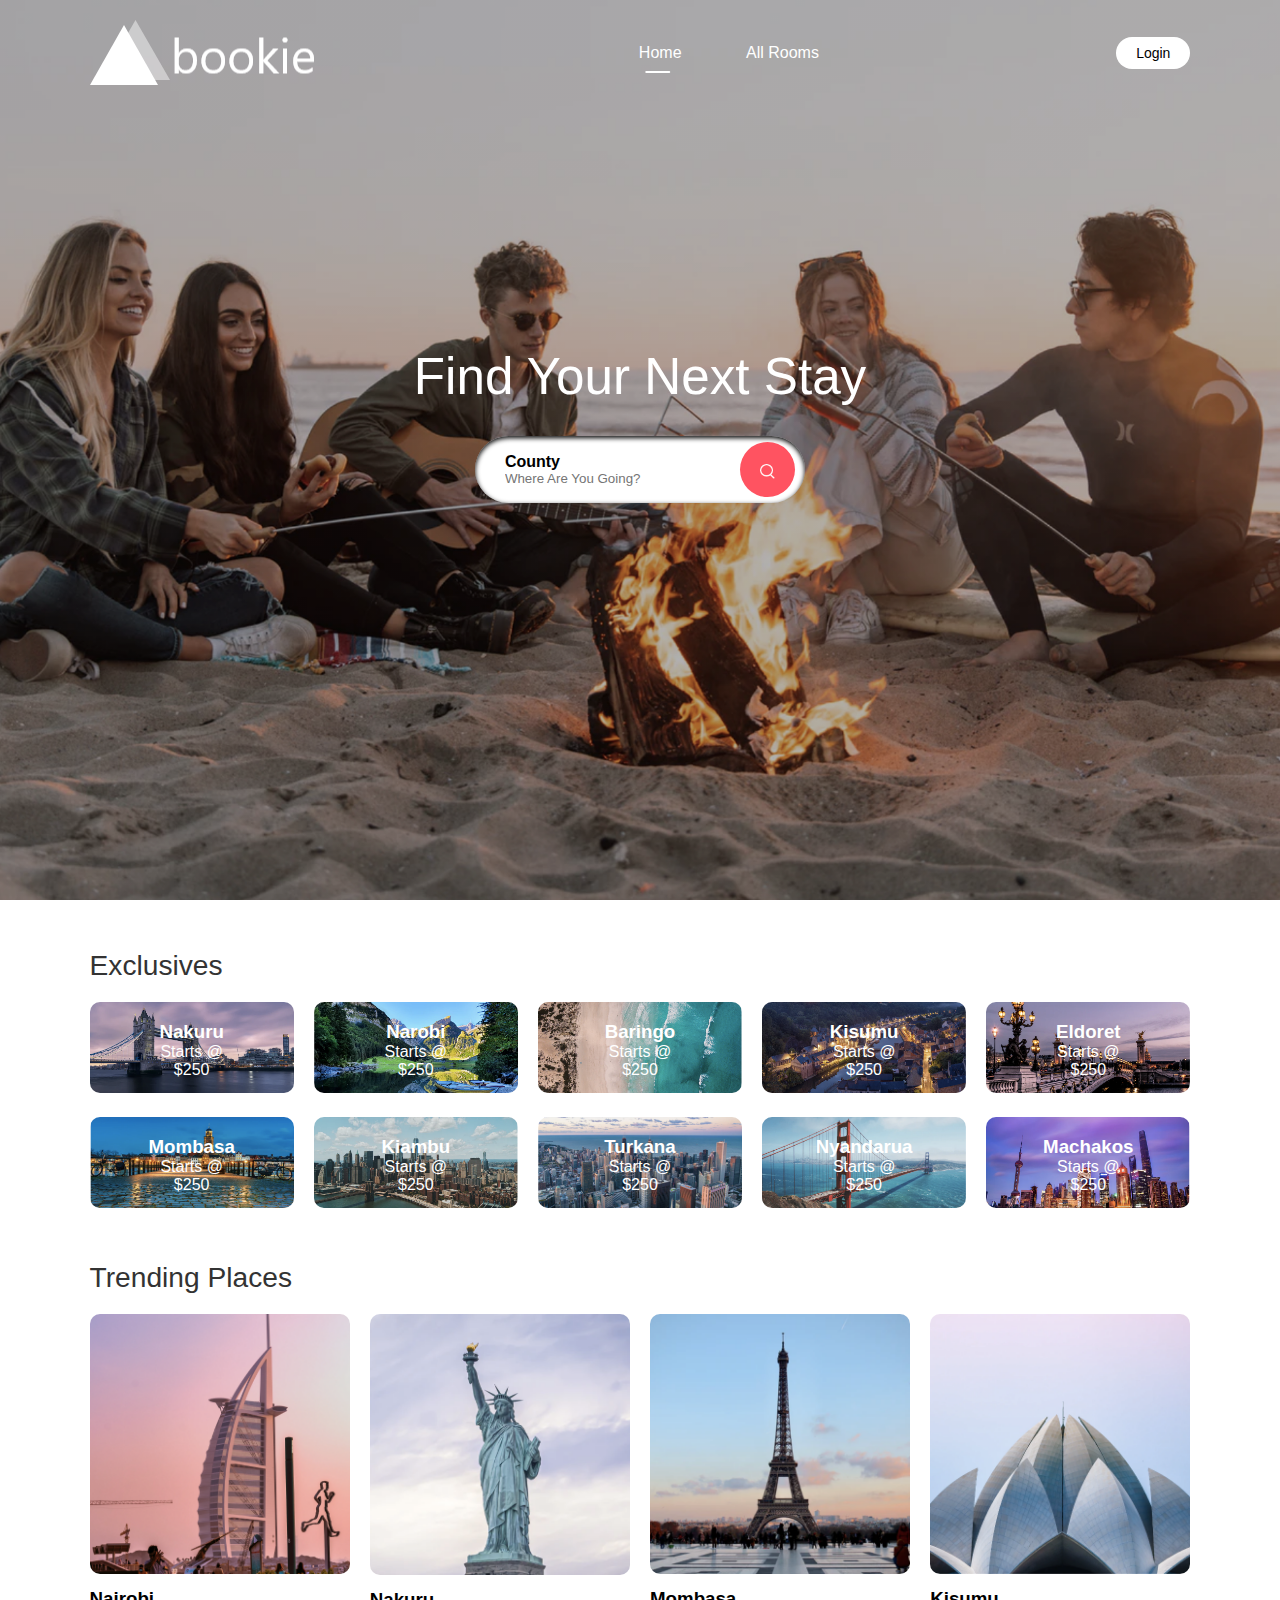
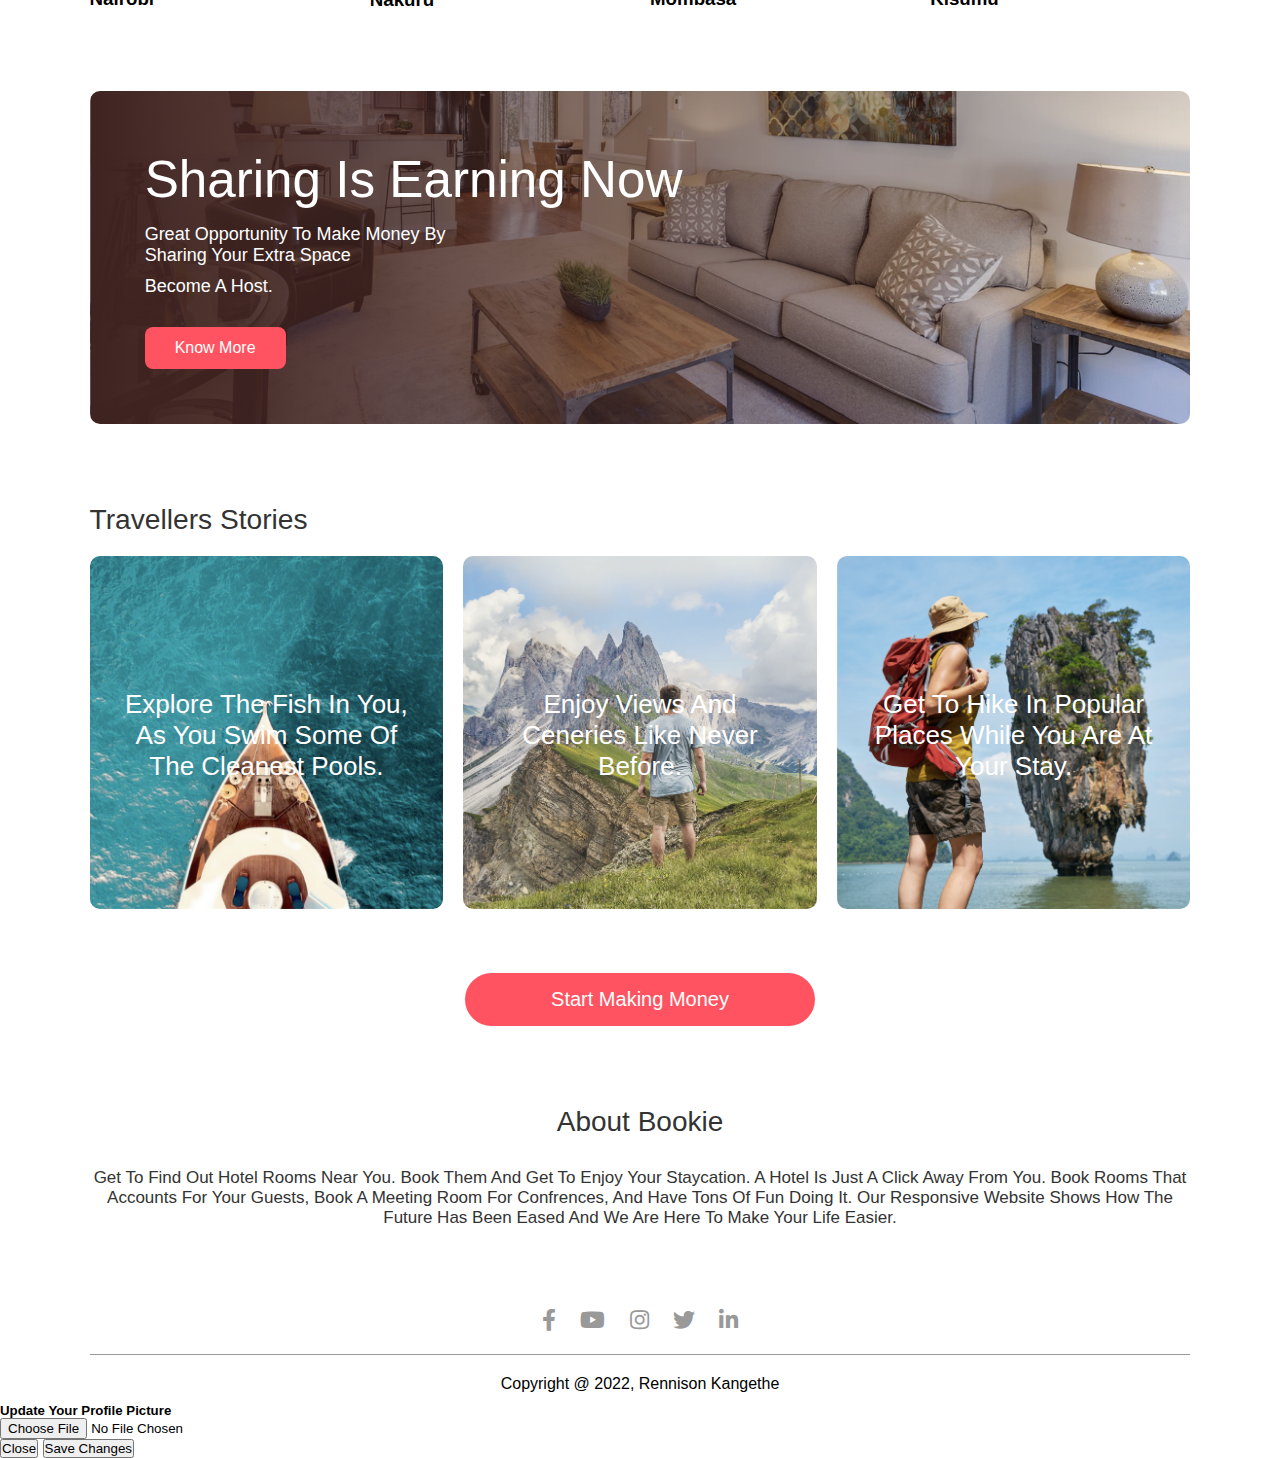
<file: BookingMain/src/main/resources/public/web/index.html>
<!DOCTYPE html>
<html lang="en">
<head>
    <meta charset="UTF-8">
    <meta http-equiv="X-UA-Compatible" content="IE=edge">
    <meta name="viewport" content="width=device-width, initial-scale=1.0">
    <title>Complete Website</title>
    <link rel="stylesheet" href="style.css">
    <link rel="stylesheet" href="css/all.css">
    <link href="https://cdn.jsdelivr.net/npm/bootstrap@5.3.0-alpha1/dist/css/bootstrap.min.css" rel="stylesheet"
        integrity="sha384-GLhlTQ8iRABdZLl6O3oVMWSktQOp6b7In1Zl3/Jr59b6EGGoI1aFkw7cmDA6j6gD" crossorigin="anonymous">
</head>
<body>
    <div class="header">
        <nav id="navBar">
            <img src="logo.png" alt="">
            <ul class="nav-links">
                        <li><a href="index.html" class="active">Home</a></li>
                        <li><a href="nofilter.html">All Rooms</a></li>
            </ul>
            <a href="/web/registration/index.html" class="register-btn">Login</a>
            <i class="fas fa-bars" onclick="togglebtn()"></i>
        </nav>
        <div class="container">
            <h1>Find Your Next Stay</h1>
            <div class="search-bar">
                <form>
                    <div class="location-input">
                        <label>County</label>
                        <input type="text" class="county" placeholder="Where are you going?">
                    </div>
                   
                    <button type="submit" class="submitbtn"><img src="search.png"></button>
					<a href="" class="submitlink" hidden></a>
                </form>
            </div>
        </div>
    </div>
    <div class="container">
        <h2 class="sub-title">Exclusives</h2>
        <div class="exclusives">
           <a href="listing.html?county=nakuru">
		    <div>
                <img src="image-1.png">
                <span>
                    <h3>Nakuru</h3>
                    <p>Starts @ $250</p>
                </span>
            </div>
		   </a>
		    <a href="listing.html?county=narobi">
            <div>
                <img src="image-2.png">
                <span>
                    <h3>Narobi</h3>
                    <p>Starts @ $250</p>
                </span>
            </div>
			</a>
			 <a href="listing.html?county=baringo">
            <div>
                <img src="image-3.png">
                <span>
                    <h3>Baringo</h3>
                    <p>Starts @ $250</p>
                </span>
            </div>
			</a>
			 <a href="listing.html?county=kisumu">
            <div>
                <img src="image-4.png">
                <span>
                    <h3>Kisumu</h3>
                    <p>Starts @ $250</p>
                </span>
            </div>
			</a>
			 <a href="listing.html?county=eldoret">
            <div>
                <img src="image-5.png">
                <span>
                    <h3>Eldoret</h3>
                    <p>Starts @ $250</p>
                </span>
            </div>
			</a>
			 <a href="listing.html?county=mombasa">
            <div>
                <img src="image-6.png">
                <span>
                    <h3>Mombasa</h3>
                    <p>Starts @ $250</p>
                </span>
            </div>
			</a>
			 <a href="listing.html?county=kiambu">
            <div>
                <img src="image-7.png">
                <span>
                    <h3>Kiambu</h3>
                    <p>Starts @ $250</p>
                </span>
            </div>
			</a>
			 <a href="listing.html?county=turkana">
            <div>
                <img src="image-8.png">
                <span>
                    <h3>Turkana</h3>
                    <p>Starts @ $250</p>
                </span>
            </div>
			</a>
			 <a href="listing.html?county=nyandarua">
            <div>
                <img src="image-9.png">
                <span>
                    <h3>Nyandarua</h3>
                    <p>Starts @ $250</p>
                </span>
            </div>
			</a>
			 <a href="listing.html?county=machakos">
            <div>
                <img src="image-10.png">
                <span>
                    <h3>Machakos</h3>
                    <p>Starts @ $250</p>
                </span>
            </div>
			</a>
        </div>
        <h2 class="sub-title">Trending Places</h2>
        <div class="trending">
            <div>
                <img src="dubai.png">
                <h3>Nairobi</h3>
            </div>
            <div>
                <img src="new-york.png">
                <h3>Nakuru</h3>
            </div>
            <div>
                <img src="paris.png">
                <h3>Mombasa</h3>
            </div>
            <div>
                <img src="new-delhi.png">
                <h3>Kisumu</h3>
            </div>
        </div>
        <div class="cta">
            <h3>Sharing Is Earning Now</h3>
            <p>Great opportunity to make money by<br>sharing your extra space</p>
			<p>Become a host.</p>
            <a href="/web/registration/index.html" class="cta-btn">Know More</a>
        </div>
        <h2 class="sub-title">Travellers Stories</h2>
        <div class="stories">
            <div>
                <img src="story-1.png">
                <p>Explore the fish in you, as you swim some of the cleanest pools.</p>
            </div>
            <div>
                <img src="story-2.png">
                <p>Enjoy views and ceneries like never before.</p>
            </div>
            <div>
                <img src="story-3.png">
                <p>Get to hike in popular places while you are at your stay.</p>
            </div>
        </div>
        <a href="/web/registration/index.html" class="start-btn">Start making money</a>
        <div class="about-msg">
            <h2>About Bookie</h2>
            <p>Get to find out hotel rooms near you. Book them and get to enjoy your staycation. A hotel is just a click away from you. Book rooms that accounts for your guests, book a meeting room for confrences, and have tons of fun doing it. Our responsive website shows how the future has been eased and we are here to make your life easier.</p>
        </div>
        <div class="footer">
            <a href="https://facebook.com/"><i class="fab fa-facebook-f"></i></a>
            <a href="https://youtube.com/"><i class="fab fa-youtube"></i></a>
            <a href="https://instagram.com/"><i class="fab fa-instagram"></i></a>
            <a href="https://twitter.com/"><i class="fab fa-twitter"></i></a>
            <a href="https://linkedin.com/"><i class="fab fa-linkedin-in"></i></a>
            <hr>
            <p>Copyright @ 2022, Rennison Kangethe</p>
        </div>
    </div>
<div class="modal" tabindex="-1">
    <div class="modal-dialog">
        <div class="modal-content">
            <div class="modal-header">
                <h5 class="modal-title">Update your profile picture</h5>
            </div>
            <div class="modal-body">
               <input type="file" id="img">
            </div>
            <div class="modal-footer">
                <button type="button" id="close" class="btn btn-secondary" data-bs-dismiss="modal">Close</button>
                <button type="button" id="update" class="btn btn-primary">Save changes</button>
            </div>
        </div>
    </div>
</div>
<script src="https://cdn.jsdelivr.net/npm/bootstrap@5.3.0-alpha1/dist/js/bootstrap.bundle.min.js"
    integrity="sha384-w76AqPfDkMBDXo30jS1Sgez6pr3x5MlQ1ZAGC+nuZB+EYdgRZgiwxhTBTkF7CXvN"
    crossorigin="anonymous"></script>
    <script src="./jquery.js"></script>
    <script>
        var navBar = document.getElementById("navBar");
        function togglebtn(){
            navBar.classList.toggle("hidemenu")
        }
		const button  = document.querySelector('.submitbtn'),
		link =  document.querySelector('.submitlink'),
		county = document.querySelector('.county');
		
		button.addEventListener('click',function(e){
		e.preventDefault();
		
		if(county.value.length>0){
		link.href = "listing.html?county="+county.value;
		link.click();
		}
		})
		
		window.addEventListener('load',function(){
		   $.ajax({
                type: "GET",
                url: "http://localhost:5070/session",
                dataType: "text",
                success: function (data) {
                    if(data){
                        console.log(data)
                        document.cookie ="myid:"+ data.split(":")[0]
                        
                        var linkage = `<li><a href="posting.html">Hosting rooms</a></li>
                        <li><a href="" id="profpic">Profile pic</a></li>
<li><a href="" id="logout">logout</a></li>`
                         if(document.cookie.length>0 && document.cookie!="myid"){
        $('.nav-links').append(linkage)
    }
     $('#profpic').click(function (e) {
                            e.preventDefault()
                            $('.modal').css({
                                "display":"block"
                            })
                        })
    $('#logout').click((e)=>{
	e.preventDefault()
	$.ajax({
		url:"http://localhost:5070/logout",
		success: function(data){
			if(data == "done"){
				document.cookie = "myid",+" ",-1;
                if(document.cookie == "myid"){
                    window.location.reload()
                }
			}
		}
	})
})
                    }
                }
            })
		})
       $('#close').click(function(){
          $('.modal').css({
               "display": "none"
           })
       })
       $('#update').click(()=>{
        var formData = new FormData()
        var img = document.querySelector('#img').files[0];
        formData.append("file", img)
        $.ajax({
            type:"POST",
            url:"http://localhost:5070/profilepicupload",
            contentType: false,
            processData: false,
            data:formData,
            success: function(data){
                console.log(data)
                if(data == "done"){
                    alert("you have uploaded a profile picture successfully")
                    $('.modal').css({
                        "display": "none"
                    })
                }
            }
        })
       })
    </script>
    
</body>
</html>
</file>
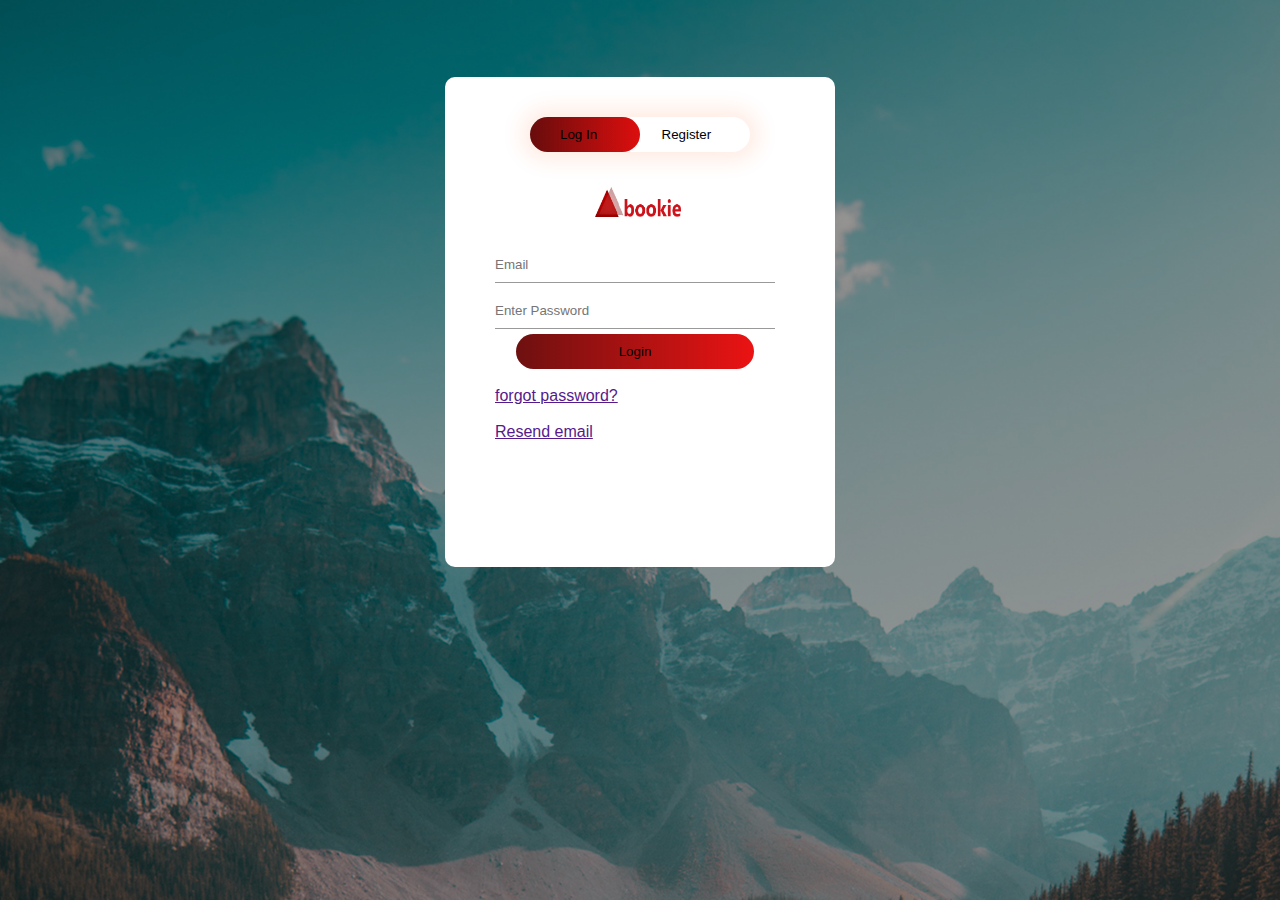
<file: BookingMain/src/main/resources/public/web/registration/index.html>
<!DOCTYPE html>
<html lang="en">
<head>
    <meta charset="UTF-8">
    <meta http-equiv="X-UA-Compatible" content="IE=edge">
    <meta name="viewport" content="width=device-width, initial-scale=1.0">
    <title> Registration</title>
    <link rel="stylesheet" href="style.css">
</head>
<body>
    <div class="hero">
        <div class="form-box">
            <div class="button-box">
                <div id="btn"></div>
                <button type="button" class="toggle-btn" onclick="login()">Log In</button>
                <button type="button" class="toggle-btn" onclick="register()">Register</button>
            </div>
            <div class="social-icons">
                <img src="../logo-red.png">
                
            </div>
            <form id="login" class="input-group">
                <input type="text" id="email" class="input-field" placeholder="Email" required>
                <input type="password" id="password" class="input-field" placeholder="Enter Password" required>
                <button type="submit" id="submit" class="submit-btn">Login</button>
                <br>
                <a href="">forgot password?</a><br>
                <br>
                <a href="" class="resend">Resend email</a>
            </form>
            <form id="register" class="input-group">
                <input type="text" id="name" class="input-field" placeholder="User Name" >
                <input type="email" id="remail" class="input-field" placeholder="Email Id" >
                <input type="text" id="phonenumber" class="input-field" placeholder="Enter phone number" >
                <input type="password" id="pass" class="input-field" placeholder="Password" >
                <input type="text" id="rptpass" class="input-field" placeholder="Repeat password" >
                <input type="checkbox" class="check-box"><span>I agree to the terms & conditions</span>
                <button type="submit" id="registerbtn" class="submit-btn">Register</button>
            </form>
        </div>
    </div>
    <script src="../jquery.js"></script>
    
    <script>
        var x = document.getElementById("login");
        var y = document.getElementById("register");
        var z = document.getElementById("btn");

        function register(){
            x.style.left = "-400px";
            y.style.left = "50px";
            z.style.left = "110px";
        }
        function login() {
            x.style.left = "50px";
            y.style.left = "450px";
            z.style.left = "0px";
        }
        $('.resend').click(function(e){
            e.preventDefault();
            var email = prompt("your email","enter your email")
            
            var formData = new FormData();
            formData.append("email", email);
            $.ajax({
                type:"POST",
                url:"http://localhost:5070/resendemail",
                processData: false,
                contentType: false,
                data: formData,
                success: function(data){
                    console.log(data)
                }
            })
        })
        $('#submit').click(function(e){
            e.preventDefault()
            var mydata = {
                "email":$('#email').val(),
                "password": $('#password').val()
            }
            $.ajax({
                type: "POST",
                url: "http://localhost:5070/login",
                contentType:"APPLICATION/JSON",
                data: JSON.stringify(mydata),
                dataType:"text",
                success: function(data){
                    if(!data){
                       alert("You have to register first to be able to login!")
                    }
                    if(data == "success"){
                        window.location.href="../index.html"
                    }else if(data =="invalid details"){
                        alert("Wrong password")
                    }else if(data == "not verified"){
                        alert("You have not been verified.Check your email.")
                    }
                }
            })
        })
      $('#registerbtn').click(function(e){
        e.preventDefault()
        var mydata = {
              "hostName": $('#name').val(),
              "email": $('#remail').val(),
              "phoneNumber": $('#phonenumber').val(),
              "password": $('#pass').val()
          }
          $.ajax({
              type: "POST",
              url: "http://localhost:5070/register",
              contentType:"APPLICATION/JSON",
              data: JSON.stringify(mydata),
              success: function(data){
                if(data == "exists"){
                alert("The account already exists")
                }else if(data == "false email"){
                alert("email is false")
                }else if(data == "done"){
                alert("success. Wait for a verification email")
                window.location.reload()
                }
              }
          })
      })
    </script>
</body>
</html>
</file>
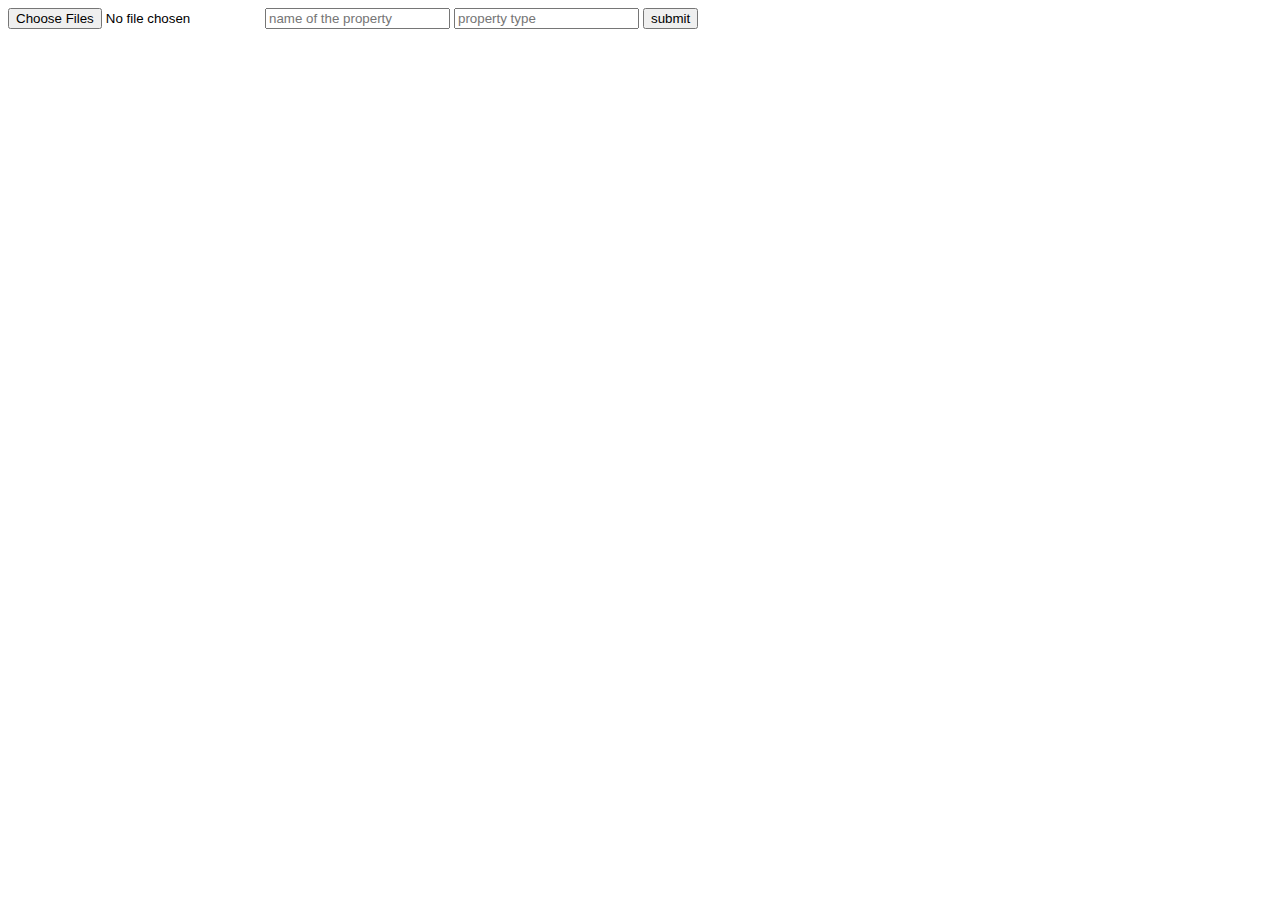
<file: BookingMain/target/classes/public/web/post.html>
<html>
<head>
</head>
<body>
<input type="file" multiple class="files">
<input type="text" placeholder = "name of the property" class="name">
<input type="text" placeholder="property type" class="propertyType">
<button class="submit">submit</button>
<script src="jquery.js"></script>
<script type="text/javascript">
const filescount = 5,
 name = document.querySelector('.name'),
 propertyType =document.querySelector('.propertyType');
 formData = new FormData();

$('.submit').click(function(){
 console.log(filescount)
var data = {
"propertyName":name.value,
"propertyType":propertyType.value
}
console.log(data)
formData.append("data", JSON.stringify(data));
for(var i = 0; i<filescount; i++){
formData.append("files",document.querySelector('.files').files[i] );
}


$.ajax({
url:"http://localhost:5070/posting",
  type: "POST",
        contentType: false,
        cache: false,
        processData: false,
        data: formData,
        success: function (data) {
            console.log(data)
        }
})
})

</script>
</body>
</html>
</file>
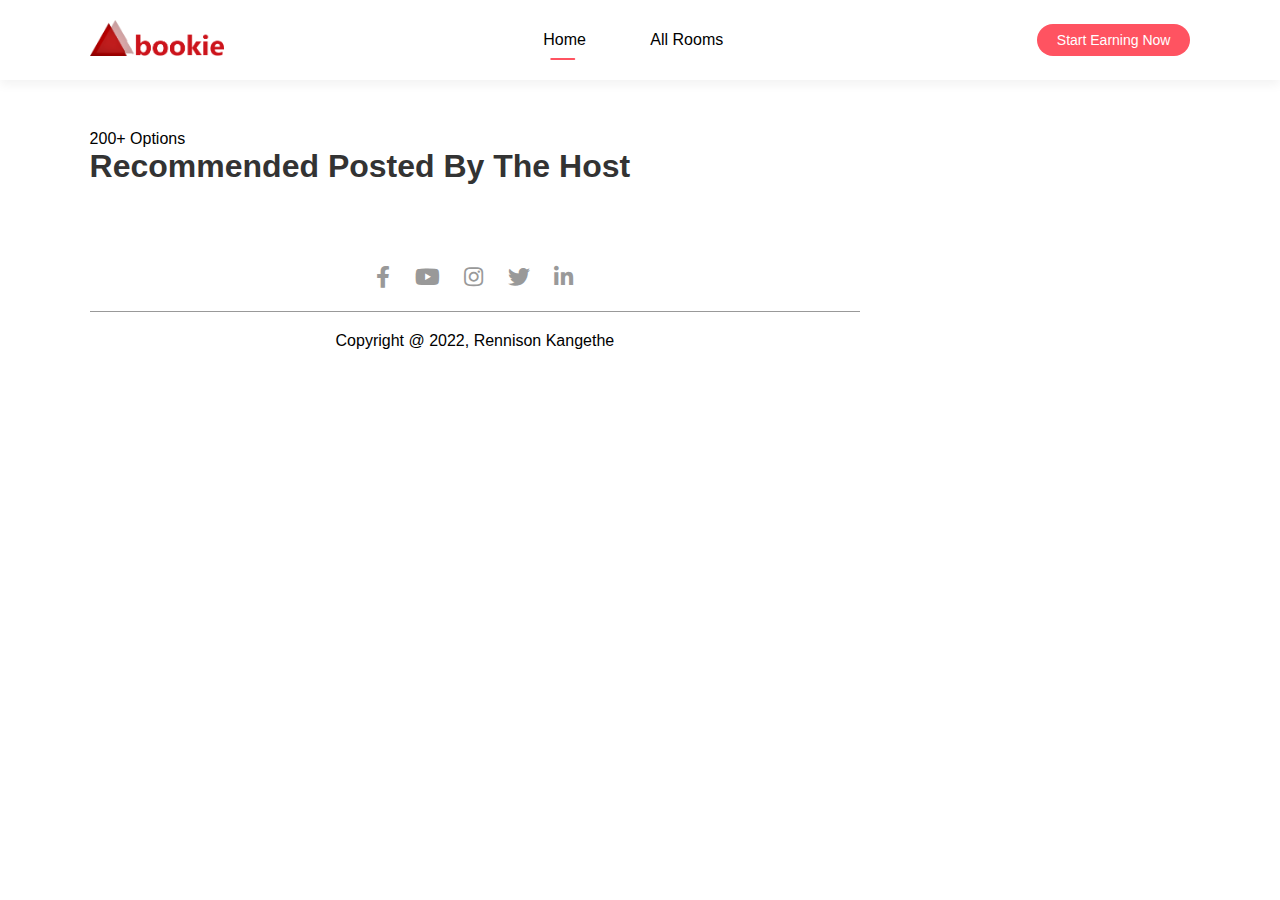
<file: BookingMain/src/main/resources/public/web/hosthouses.html>
<!DOCTYPE html>
<html lang="en">

<head>
    <meta charset="UTF-8">
    <meta http-equiv="X-UA-Compatible" content="IE=edge">
    <meta name="viewport" content="width=device-width, initial-scale=1.0">
    <title>Host Houses</title>
    <link rel="stylesheet" href="style.css">
    <link rel="stylesheet" href="css/all.css">
</head>

<body>
    <nav id="navBar" class="navbar-white">
        <a href="index.html">
            <img src="logo-red.png" class="logo">
        </a>
        <ul class="nav-links">
            <li><a href="index.html" class="active">Home</a></li>
            <li><a href="nofilter.html">All Rooms</a></li>
        </ul>
        <a href="#" class="register-btn">Start Earning Now</a>
        <i class="fas fa-bars" onclick="togglebtn()"></i>
    </nav>
    <div class="host hostroom">
       
    </div>
    
    <div class="container">
        <div class="list-container">
            <div class="left-col">
                <p>200+ Options</p>
                <h1>Recommended Posted by the Host</h1>
          <div class="holder">

          </div>
        <!-- <div class="pagination">
            <img src="arrow.png" class="left-arrow">
            <span class="page current">1</span>
            <span class="page">2</span>
            <span class="page">3</span>
            <span class="page">4</span>
            <span class="page">5</span>
            <span class="page">6</span>
            <img src="arrow.png" class="right-arrow">
        </div> -->
        <div class="footer">
            <a href="https://facebook.com/"><i class="fab fa-facebook-f"></i></a>
            <a href="https://youtube.com/"><i class="fab fa-youtube"></i></a>
            <a href="https://instagram.com/"><i class="fab fa-instagram"></i></a>
            <a href="https://twitter.com/"><i class="fab fa-twitter"></i></a>
            <a href="https://linkedin.com/"><i class="fab fa-linkedin-in"></i></a>
            <hr>
            <p>Copyright @ 2022, Rennison Kangethe</p>
        </div>

    </div>
    <a href="" class="houselink"></a>
    <script src="jquery.js"></script>
    <script src="./header.js"></script>

    <script>
        var hosimg = ""
        var navBar = document.getElementById("navBar");
        function togglebtn() {
            navBar.classList.toggle("hidemenu")
        }

        var pagination = $('.page');
        pagination.click(function () {
            alert($(this).index())
        })
            var houselink = document.querySelector('.houselink');

                $.ajax({
                        type: "GET",
                        url: `http://localhost:5070/getpic/${new URLSearchParams(window.location.search).get('hostid')}`,
                        contentType: "json",
                        success: function (data) {
                            if(data||!data){
                                console.log(data)
                                var data1 = data
                                 $.ajax({
                                    type: "GET",
                                    url: `http://localhost:5070/gethost/${new URLSearchParams(window.location.search).get('hostid')}`,
                                    contentType: "json",
                                    success: function (data) {
                                        if (data||!data) {
                                            console.log(data)
                                            hosimg = data1.imageName;
                                            hos = ` <img class="hostimg" style="height: 120px; width: 120px" src="../hostimages/${data1.imageName}">
        <div>
            <h2>Hosted by ${data.hostName}</h2>
            <p><span>
                    <i class="fas fa-star"></i>
                    <i class="fas fa-star"></i>
                    <i class="fas fa-star"></i>
                    <i class="fas fa-star-half-alt"></i>
                </span>&nbsp; &nbsp;${data.phoneNumber} &nbsp; &nbsp;</p>
        </div>
        <a href="#" class="contact-host">Contact Host</a>`
        $('.host').append(hos)
         if (!hosimg) {
                                                document.querySelector('.hostimg').src = "avatar1.png"
                                            }
                                        }
                                    }
                                })
                            }
                        }})
                  $.ajax({
                        type: "GET",
                        url: "http://localhost:5070/showhostrooms/"+new URLSearchParams(window.location.search).get('hostid'),
                        contentType: "json",
                        success: function (data) {
                            console.log(data)
                            var size = data.length
                            for (var i = 0; i < size; i++) {
                                var img = data[i].images.split(":")[0]
                                var htm = `  <div class="house">
                    <div class="house-img">
                        <img src="../hotelimages/${img}">
                    </div>
                    <div class="house-info">
                        <p>Private ${data[i].propertyType} in ${data[i].county}, ${data[i].area}</p>
                        <h3>${data[i].propertyName}</h3>
                        <p>${data[i].bedroom} Bedroom / ${data[i].bathroom} Bathroom / ${data[i].amenities}</p>
                        <input type="number" value="${data[i].id}" hidden class="roomid">
                        <i class="fas fa-star"></i>
                        <i class="fas fa-star"></i>
                        <i class="fas fa-star"></i>
                        <i class="fas fa-star-half-alt"></i>
                        <i class="far fa-star"></i>
                        <div class="house-price">
                            <p>${data[i].guests} Guest</p>
                            <h4>ksh${data[i].price} <span>/ day</span></h4>
                        </div>
                    </div>
                </div>`
                                $('.holder').append(htm)
                            }

                            $('.house').click(function () {
                                id = $('.roomid').eq($(this).index()).val()
                                houselink.href = "house.html?roomid=" + id
                                houselink.click()
                            })
                        }
                    })
    </script>
</body>

</html>
</file>
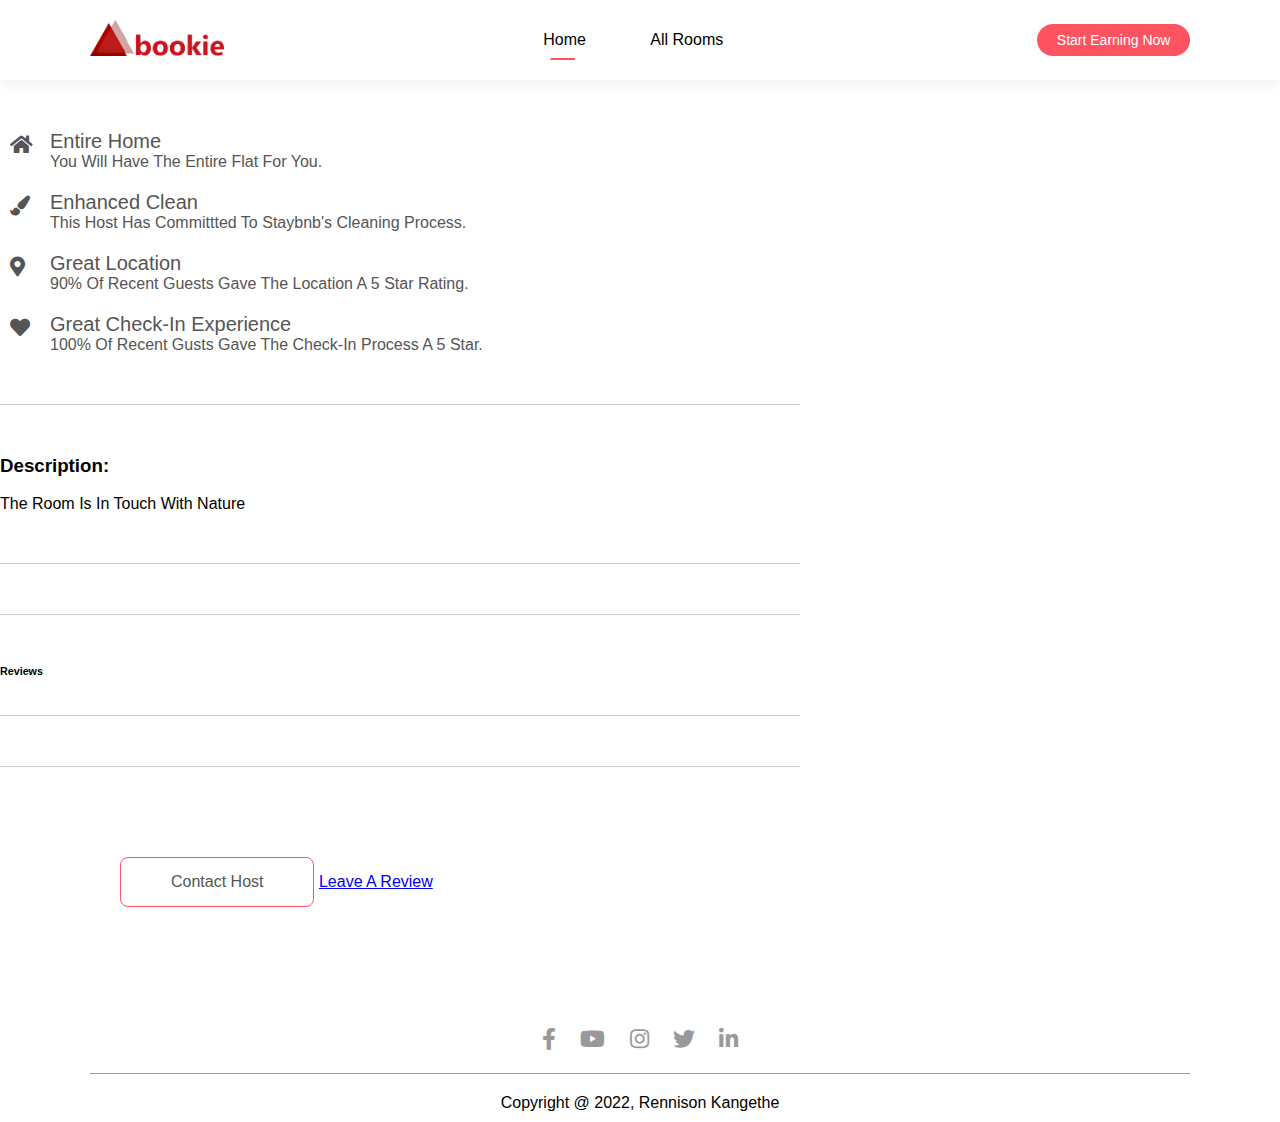
<file: BookingMain/src/main/resources/public/web/house.html>
<!DOCTYPE html>
<html lang="en">
<head>
    <meta charset="UTF-8">
    <meta http-equiv="X-UA-Compatible" content="IE=edge">
    <meta name="viewport" content="width=device-width, initial-scale=1.0">
    <title>House Details Page</title>
    <link rel="stylesheet" href="style.css">
    <link rel="stylesheet" href="css/all.css">
    <link rel="stylesheet" href="popup.css">
</head>
<body>
    <div class="contact-popup">
        <div class="head-popup">
            <label for="hostemail">HostEmail</label><br>
            <input type="text" class="hostemail"><br>
            <label for="clientemail">Your Email</label><br>
            <input type="text" placeholder="Enter your email" class="clientemail"><br>
            <label for="subject">Subject</label><br>
            <input type="text" placeholder="Enter the subject" class="subject"><br>
            <label for="message">Message</label><br>
            <textarea placeholder="Your message here" name="" id="message" cols="30" rows="10"></textarea><br>
            <button class="cancle">Cancel</button><button class="submit-contact">Send</button>
        </div>
        <div class="popup-buttons">
    
        </div>
    </div>
    <nav id="navBar" class="navbar-white">
        <a href="index.html">
            <img src="logo-red.png" class="logo">
        </a>
        <ul class="nav-links">
                    <li><a href="index.html" class="active">Home</a></li>
                    <li><a href="nofilter.html">All Rooms</a></li>
        </ul>
        <a href="#" class="register-btn">Start Earning Now</a>
        <i class="fas fa-bars" onclick="togglebtn()"></i>
    </nav>
   <div class="holder">
    
   </div>
    <ul class="details-list">
        <li><i class="fas fa-home"></i>Entire Home
            <span>You will have the entire flat for you.</span>
        </li>
        <li><i class="fas fa-paint-brush"></i>Enhanced Clean
            <span>This host has committted to staybnb's cleaning process.</span>
        </li>
        <li><i class="fas fa-map-marker-alt"></i>Great Location
            <span>90% of recent guests gave the location a 5 star rating.</span>
        </li>
        <li><i class="fas fa-heart"></i>Great Check-in Experience
            <span>100% of recent gusts gave the check-in process a 5 star.</span>
        </li>
    </ul>
    <hr class="line">
    <h3>Description:</h3><br>
    <p class="home-desc">The room is in touch with nature</p>
    <hr class="line">
     <hr class="line">
   <div class="reviews">
   <h6>Reviews</h6><br>
   
   </div>
    <hr class="line">
    <hr class="line">
    <div class="host">
       
    </div>
    <a class="contact-host" onclick="pop()">Contact Host</a>
	    <a href="#" class="leave-review">Leave a review</a>
    <div class="container">
        <div class="footer">
            <a href="https://facebook.com/"><i class="fab fa-facebook-f"></i></a>
            <a href="https://youtube.com/"><i class="fab fa-youtube"></i></a>
            <a href="https://instagram.com/"><i class="fab fa-instagram"></i></a>
            <a href="https://twitter.com/"><i class="fab fa-twitter"></i></a>
            <a href="https://linkedin.com/"><i class="fab fa-linkedin-in"></i></a>
            <hr>
            <p>Copyright @ 2022, Rennison Kangethe</p>
        </div>
    </div>
    <script src="jquery.js"></script>
    <script src="knockout-3.5.1.js"></script>
    <script src="./header.js"></script>
    <script>
        var hosimg = ""
    $('.contact-host').click(function(e){
    e.preventDefault()
    })
        var navBar = document.getElementById("navBar");
        function togglebtn() {
            navBar.classList.toggle("hidemenu")
        }
        console.log(document.cookie)
        $.ajax({
            type:"GET",
            url:`http://localhost:5070/getthisroom/${new URLSearchParams(window.location.search).get('roomid')}`,
            contentType:"json",
            success: function(data){
                if(!data){
                    console.log("no data found")
                }else{
                    console.log(data)
var img = data.images.split(':')
                    console.log(img.length)      
var data1 = data;
var htm =` <div class="house-details">
        <div class="house-title">
            <h1>${data.propertyName}</h1>
            <div class="row">
                <div>
                    <i class="fas fa-star"></i>
                    <i class="fas fa-star"></i>
                    <i class="fas fa-star"></i>
                    <i class="fas fa-star-half-alt"></i>
                    <i class="far fa-star"></i>
                    <div class="house-price">
                    <span>${data.reviews} Reviews</span>
                </div>
                <div>
                    <p>Location: ${data.county}, ${data.area}, Kenya</p>
                </div>
            </div>
        </div>
    </div>
    <div class="gallery">
        <div class="gallery-img-1"><img src="../hotelimages/${img[0]}"></div>
    </div>
    `

   
$('.home-desc').text(data.description)
$('.holder').append(htm)
var sec;

                      $.ajax({
                        type: "POST",
                        url: `http://localhost:5070/getReviews/${data.id}`,
                        contentType: "json",
                        success: function (data) {
                            
                           if(!data){
                            console.log("no reviews yet")
                            var rev =`<p>no reviews yet</P>`
                            $('.reviews').append(rev)
                           }else{
                            console.log(data)
                             var rev = `<span class="reviewer">anonymous</span><p>The room is great, the host is amazing</P><br><br>
    <span class="reviewer">anonymous</span><p>The room is great, the host is amazing and you should rate him</P><br><br>`
                               $('.reviews').append(rev)
                           }
                        }
                    })

                         $.ajax({
                        type: "GET",
                        url: `http://localhost:5070/gethost/${data.hostId}`,
                        contentType: "json",
                        success: function (data) {
                            if (data || !data)  {
                                
                                data2 = data;

                              
                               
                                sec = `<div class="small-details">
                        <h2>Entire rental unit hosted by ${data.hostName}</h2>
                            <p>${data1.guests} guest &nbsp; &nbsp; ${data1.bedroom} beds &nbsp; &nbsp; ${data1.bathroom} bathroom</p>
                     <h4>ksh ${data1.price} / day</h4>
                            </div>
                    <hr class="line">
                    <div class="check-form">
                    <button class="available" style="background-color: rgb(214, 46, 46);"><p class="status"></p></button>
                 <button type="submit" onclick="pop()" class="contact-now">Book now</button>
                 </div>`
$('.hostemail').val(data.email)
   
                        



                      $.ajax({
                        type: "GET",
                        url: `http://localhost:5070/getpic/${data.id}`,
                        contentType: "json",
                        success:function(data){
                            if(data||!data){
                                hosimg = data.imageName;
                                   $('.holder').append(sec);
                                var hos = ` <img class="hostimg" style="height: 200px; width: 200px" src="../hostimages/${data.imageName}">
        <div class="hostlinkdirect">
            <h2>Hosted by ${data2.hostName}</h2>
            <input type="number" value="${data2.id}" hidden class="hostid" >
            <a href="" class="hostlink"></a>
            <p><span>
                <i class="fas fa-star"></i>
                <i class="fas fa-star"></i>
                <i class="fas fa-star"></i>
                <i class="fas fa-star-half-alt"></i>
            </span>&nbsp; &nbsp;</p>
        </div>`
        $('.status').text(data1.status)
           
                              

$('.submit-contact').click(function(){
      var hostemail = $('.hostemail').val()
    var clientemail = $('.clientemail').val()
    var subject = $('.subject').val()
    var message = $('#message').val()
    var mydata = {
        "emailTo": hostemail,
        "emailFrom": clientemail,
        "subject": subject,
        "message": message
    }
    console.log(JSON.stringify(mydata))
    $.ajax({
        type:"POST",
        url:"http://localhost:5070/emailhost/"+$('.hostid').val(),
        data: JSON.stringify(mydata),
        contentType:"APPLICATION/JSON",
        success: function(data){
            console.log(data)
        }
    })
})

        if (Number(data2.id) == Number(document.cookie.split(":")[1])) {
        
                                    console.log("your room")
                                    $('.check-form').append('<button class="change-status" style="background-color: rgb(214, 46, 46);">Change status</button>')
                                    $('.check-form').append('<button class="delete" style="background-color: red;">Delete Room</button>')
                                }
                                for (var i = 1; i < img.length-1; i++) {
                                    var pic = `<div><img src="../hotelimages/${img[i]}"></div>`
                                 
                                    $('.gallery').append(pic)
                                }
                                $('.host').append(hos);
                                if (!hosimg) {
                                    document.querySelector('.hostimg').src = "avatar1.png"
                                }
                                        var hostlink = document.querySelector('.hostlink');
                                $('.host').click(function () {
                                    hostlink.href = "hosthouses.html?hostid=" + $('.hostid').val()
                                    hostlink.click()
                                })
                            }
                        }
                    })


 
                            }
                        }
                    })
                }
            }
        })
        function pop() {
                                    $('.contact-popup').css({
                                        "display": "block"
                                    })
                                }
                                  $('.cancle').click(function () {
                                    $('.contact-popup').css({
                                        "display": "none"
                                    })
                                })
                                
    </script>
</body>
</html>
</file>
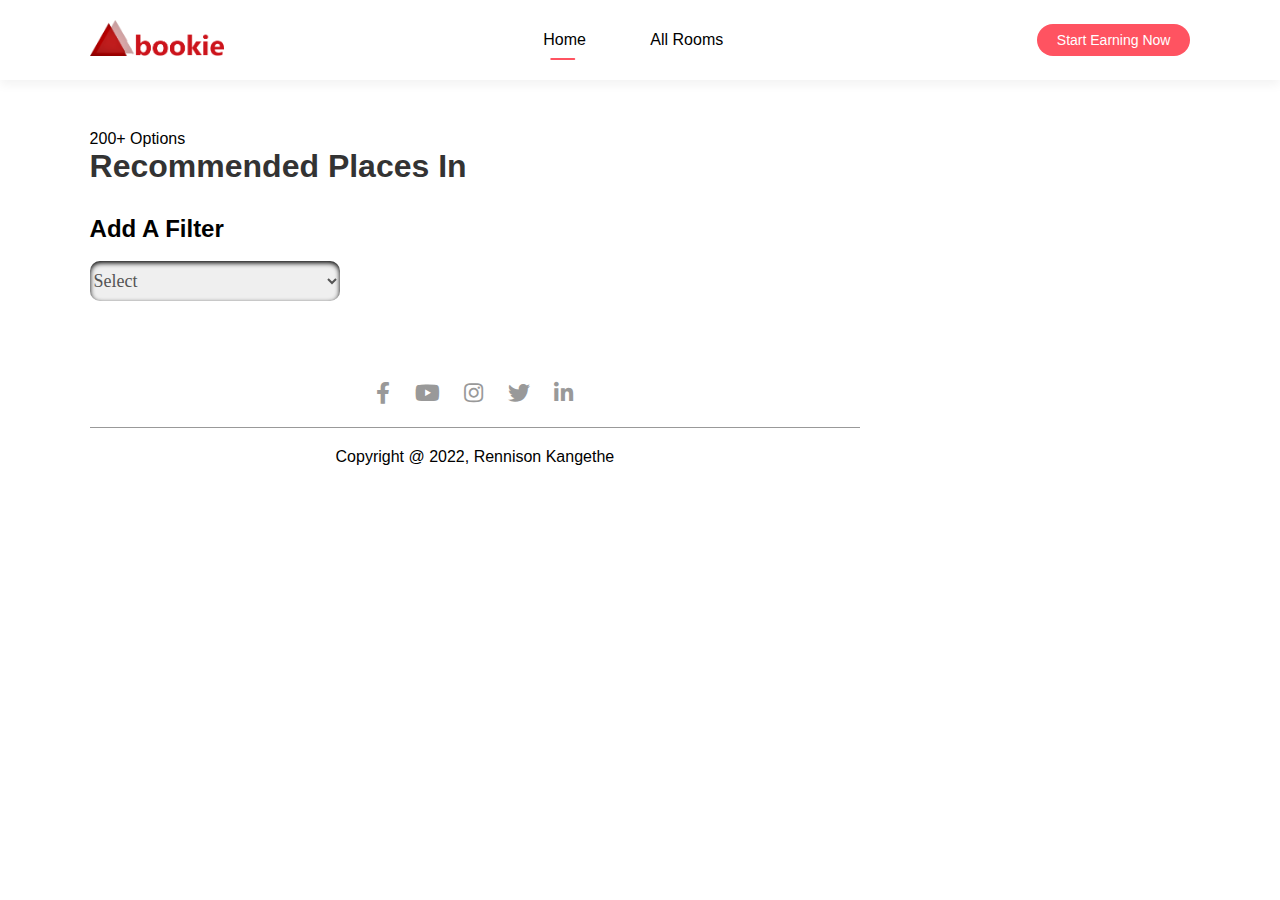
<file: BookingMain/src/main/resources/public/web/listing.html>
<!DOCTYPE html>
<html lang="en">
<head>
    <meta charset="UTF-8">
    <meta http-equiv="X-UA-Compatible" content="IE=edge">
    <meta name="viewport" content="width=device-width, initial-scale=1.0">
    <title>listing website</title>
    <link rel="stylesheet" href="style.css">
    <link rel="stylesheet" href="css/all.css">
</head>
<body>
    <nav id="navBar" class="navbar-white">
        <a href="index.html">
            <img src="logo-red.png" class="logo">
        </a>
        <ul class="nav-links">
                    <li><a href="index.html" class="active">Home</a></li>
                    <li><a href="nofilter.html">All Rooms</a></li>
        </ul>
        <a href="#" class="register-btn">Start Earning Now</a>
        <i class="fas fa-bars" onclick="togglebtn()"></i>
    </nav>
<div class="container">
    <div class="list-container">
        <div class="left-col">
            <p>200+ Options</p>
            <h1>Recommended Places In <span id="recommended"></span></h1>
            <div >
                <h2>Add A Filter</h2>
                <br>
                <select class="filter" name="" id="propertytype">
                    <option value="0">Select</option>
                    <option value="villa">Villa</option>
                    <option value="confrence room">Confrence Room</option>
                    <option value="hostel">Hostel</option>
                    <option value="guest suite">Guest Suite</option>
                    <option value="house">House</option>
                    <option value="flat">Flat</option>
                     <option value="hotel">Hotel</option>
                </select>
            </div>
            <div class="holder">

            </div>
       
    <!-- <div class="pagination">
        <img src="arrow.png" class="left-arrow">
            <span class="page current">1</span>
            <span class="page">2</span>
            <span class="page">3</span>
            <span class="page">4</span>
            <span class="page">5</span>
            <span class="page">6</span>
            <img src="arrow.png" class="right-arrow">
            </div> -->
        <div class="footer">
            <a href="https://facebook.com/"><i class="fab fa-facebook-f"></i></a>
            <a href="https://youtube.com/"><i class="fab fa-youtube"></i></a>
            <a href="https://instagram.com/"><i class="fab fa-instagram"></i></a>
            <a href="https://twitter.com/"><i class="fab fa-twitter"></i></a>
            <a href="https://linkedin.com/"><i class="fab fa-linkedin-in"></i></a>
            <hr>
            <p>Copyright @ 2022, Rennison Kangethe</p>
        </div>
<a href="" class="houselink"></a>
</div><script src="jquery.js"></script>
<script src="./header.js"></script>
    <script>
        var navBar = document.getElementById("navBar");
        function togglebtn() {
            navBar.classList.toggle("hidemenu")
        }
		var url =  window.location.search;
        var county =new URLSearchParams(url).get("county")
var houselink = document.querySelector('.houselink');
$.ajax({
type:"POST",
contentType:"json",
url:"http://localhost:5070/countyfiltered/"+county,
success: function(data){
console.log(data)
    var size = data.length
    for (var i = 0; i < size; i++) {
        var img = data[i].images.split(":")[0]
        var htm = `  <div class="house">
                    <div class="house-img">
                        <img src="../hotelimages/${img}">
                    </div>
                    <div class="house-info">
                        <p>Private ${data[i].propertyType} in ${data[i].county}, ${data[i].area}</p>
                        <h3>${data[i].propertyName}</h3>
                        <p>${data[i].bedroom} Bedroom / ${data[i].bathroom} Bathroom / ${data[i].amenities}</p>
                        <input type="number" value="${data[i].id}" hidden class="roomid">
                        <i class="fas fa-star"></i>
                        <i class="fas fa-star"></i>
                        <i class="fas fa-star"></i>
                        <i class="fas fa-star-half-alt"></i>
                        <i class="far fa-star"></i>
                        <div class="house-price">
                            <p>${data[i].guests} Guest</p>
                            <h4>ksh${data[i].price} <span>/ day</span></h4>
                        </div>
                    </div>
                </div>`
        $('.holder').append(htm)
    }

    $('.house').click(function () {
        var id = $('.roomid').eq($(this).index()).val()
        houselink.href = "house.html?roomid=" + id
        houselink.click()
    })
}
})
        var recommended = $('#recommended');
        recommended.css({
            "text-transform": "capitalize"
        })
        recommended.html(county)
		var pagination = $('.page');
		pagination.click(function(){
		alert($(this).index())
		})
        
           document.querySelector('.filter').addEventListener('input', function(){
            
            $.ajax({
                type:"POST",
                url:`http://localhost:5070/countypropertytypefiltered/${county}/${this.value}`,
                contentType:"json",
                success: function(data){
                    
                    if(!data){
                        alert("no rooms were found");
                    }else{
                        $('.holder').html("")
                         var size = data.length
                       if(size<2){
                         for (var i = 0; i < size; i++) {
                            var img = data[i].images.split(":")[0]
                            var htm = `  <div class="house">
                    <div class="house-img">
                        <img src="../hotelimages/${img}">
                    </div>
                    <div class="house-info">
                        <p>Private ${data[i].propertyType} in ${data[i].county}, ${data[i].area}</p>
                        <h3>${data[i].propertyName}</h3>
                        <p>${data[i].bedroom} Bedroom / ${data[i].bathroom} Bathroom / ${data[i].amenities}</p>
                        <input type="number" value="${data[i].id}" hidden class="roomid">
                        <i class="fas fa-star"></i>
                        <i class="fas fa-star"></i>
                        <i class="fas fa-star"></i>
                        <i class="fas fa-star-half-alt"></i>
                        <i class="far fa-star"></i>
                        <div class="house-price">
                            <p>${data[i].guests} Guest</p>
                            <h4>ksh${data[i].price} <span>/ day</span></h4>
                        </div>
                    </div>
                </div>`
                            $('.holder').append(htm)
                        }
                       }

                        $('.house').click(function () {
                            alert($(this).index());
                            var id = $('.roomid').eq($(this).index()).val()
                            houselink.href = "house.html?roomid=" + id
                            houselink.click()
                        })
                    }
                }
            })
           })
    </script>
</body>
</html>
</file>
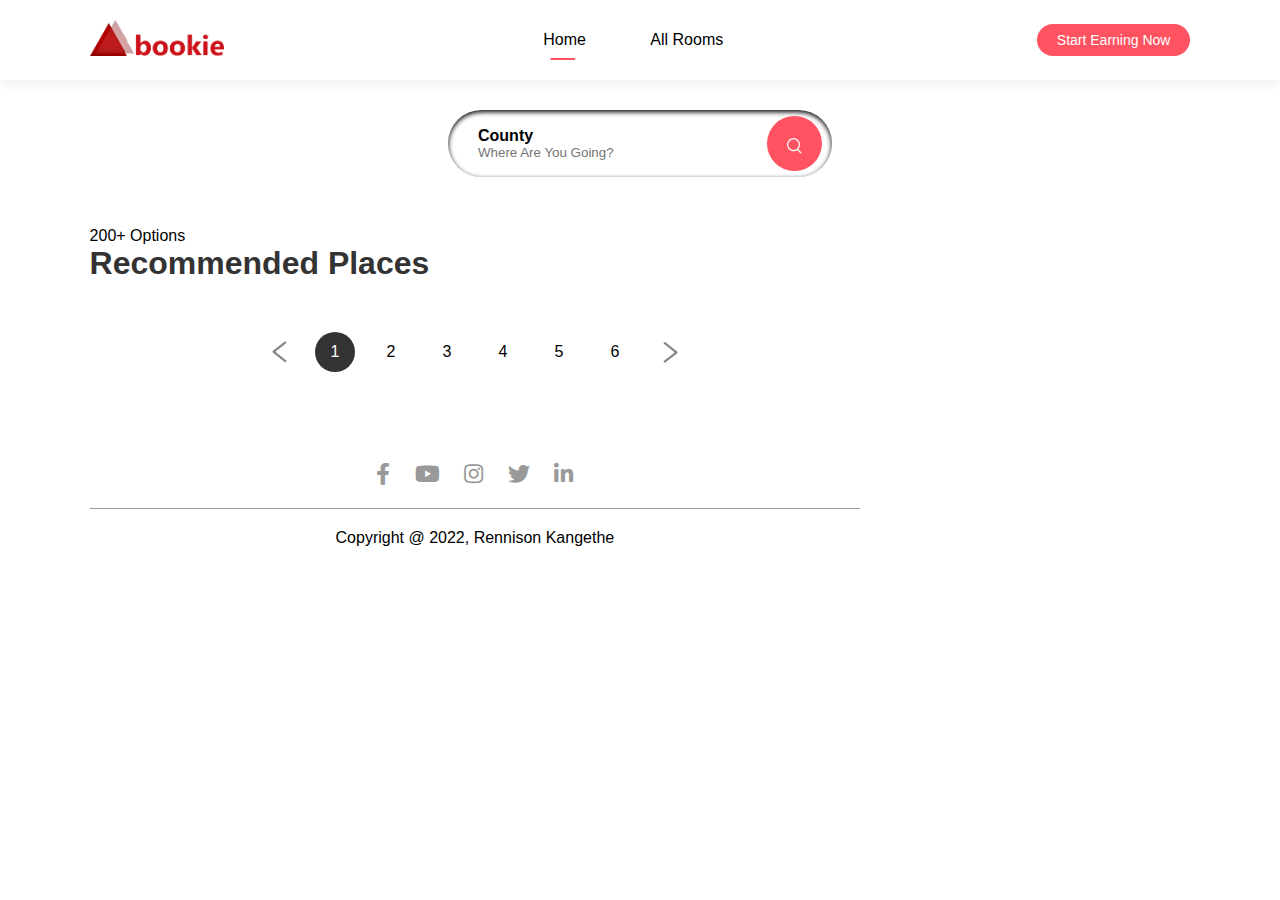
<file: BookingMain/src/main/resources/public/web/nofilter.html>
<!DOCTYPE html>
<html lang="en">

<head>
    <meta charset="UTF-8">
    <meta http-equiv="X-UA-Compatible" content="IE=edge">
    <meta name="viewport" content="width=device-width, initial-scale=1.0">
    <title>All rooms</title>
    <link rel="stylesheet" href="style.css">
    <link rel="stylesheet" href="css/all.css">
</head>

<body>
    <nav id="navBar" class="navbar-white">
        <a href="index.html">
            <img src="logo-red.png" class="logo">
        </a>
        <ul class="nav-links">
            <li><a href="index.html" class="active">Home</a></li>
            <li><a href="nofilter.html">All Rooms</a></li>
        </ul>
        <a href="#" class="register-btn">Start Earning Now</a>
        <i class="fas fa-bars" onclick="togglebtn()"></i>
    </nav>
    <div class="search-bar">
        <div class="minor">
             <form>
            <div class="location-input">
                <label>County</label>
                <input type="text" class="county" placeholder="Where are you going?">
            </div>
    
            <button type="submit" class="submitbtn"><img src="search.png"></button>
            <a href="" class="submitlink" hidden></a>
        </form>
        </div>
       
    </div>
    <div class="container">
        <div class="list-container">
            <div class="left-col">
                <p>200+ Options</p>
                <h1>Recommended Places</h1>
              <div class="holder">
                <!-- <div class="house">
                    <div class="house-img">
                        <img src="../hotelimages/image-s1.png">
                    </div>
                    <div class="house-info">
                        <p>Private Villa in Nakuru, MercyNjeri</p>
                        <h3>Deluxe Queen Room With Street View</h3>
                        <p>1 Bedroom / 1 Bathroom / Wifi / Kitchen</p>
                        <input type="number" value="13" hidden class="roomid">
                        <i class="fas fa-star"></i>
                        <i class="fas fa-star"></i>
                        <i class="fas fa-star"></i>
                        <i class="fas fa-star-half-alt"></i>
                        <i class="far fa-star"></i>
                        <div class="house-price">
                            <p>2 Guest</p>
                            <h4>$ 100 <span>/ day</span></h4>
                        </div>
                    </div>
                </div> -->
              </div>
               
           <a href="" class="houselink"></a>
        <div class="pagination">
            <img src="arrow.png" class="left-arrow">
            <span class="page current">1</span>
            <span class="page">2</span>
            <span class="page">3</span>
            <span class="page">4</span>
            <span class="page">5</span>
            <span class="page">6</span>
            <img src="arrow.png" class="right-arrow">
        </div>
        <div class="footer">
            <a href="https://facebook.com/"><i class="fab fa-facebook-f"></i></a>
            <a href="https://youtube.com/"><i class="fab fa-youtube"></i></a>
            <a href="https://instagram.com/"><i class="fab fa-instagram"></i></a>
            <a href="https://twitter.com/"><i class="fab fa-twitter"></i></a>
            <a href="https://linkedin.com/"><i class="fab fa-linkedin-in"></i></a>
            <hr>
            <p>Copyright @ 2022, Rennison Kangethe</p>
        </div>

    </div>
    <script src="jquery.js"></script>
<script src="./header.js"></script>
    <script>
        var navBar = document.getElementById("navBar");
        function togglebtn() {
            navBar.classList.toggle("hidemenu")
        }

        var pagination = $('.page');
        pagination.click(function () {
            alert($(this).index())
        })
           var navBar = document.getElementById("navBar");
            function togglebtn() {
                navBar.classList.toggle("hidemenu")
            }
            const button = document.querySelector('.submitbtn'),
                link = document.querySelector('.submitlink'),
                county = document.querySelector('.county');

            button.addEventListener('click', function (e) {
                e.preventDefault();

                if (county.value.length > 0) {
                    link.href = "listing.html?county=" + county.value;
                    link.click();
                }
            })
var houselink = document.querySelector('.houselink');

            $.ajax({
                type: "GET",
                url:"http://localhost:5070/showrooms",
                contentType:"json",
                success: function(data){
                    console.log(data)
                    var size = data.length
                    for(var i=0; i<size;i++){
                        var img = data[i].images.split(":")[0]
                        var htm = `  <div class="house">
                    <div class="house-img">
                        <img src="../hotelimages/${img}">
                    </div>
                    <div class="house-info">
                        <p>Private ${data[i].propertyType} in ${data[i].county}, ${data[i].area}</p>
                        <h3>${data[i].propertyName}</h3>
                        <p>${data[i].bedroom} Bedroom / ${data[i].bathroom} Bathroom / ${data[i].amenities}</p>
                        <input type="number" value="${data[i].id}" hidden class="roomid">
                        <i class="fas fa-star"></i>
                        <i class="fas fa-star"></i>
                        <i class="fas fa-star"></i>
                        <i class="fas fa-star-half-alt"></i>
                        <i class="far fa-star"></i>
                        <div class="house-price">
                            <p>${data[i].guests} Guest</p>
                            <h4>ksh${data[i].price} <span>/ day</span></h4>
                        </div>
                    </div>
                </div>`
                $('.holder').append(htm)
                    }

                    $('.house').click(function () {
                        id = $('.roomid').eq($(this).index()).val()
                        houselink.href = "house.html?roomid=" + id
                        houselink.click()
                    })
                }
            })
    </script>
</body>

</html>
</file>
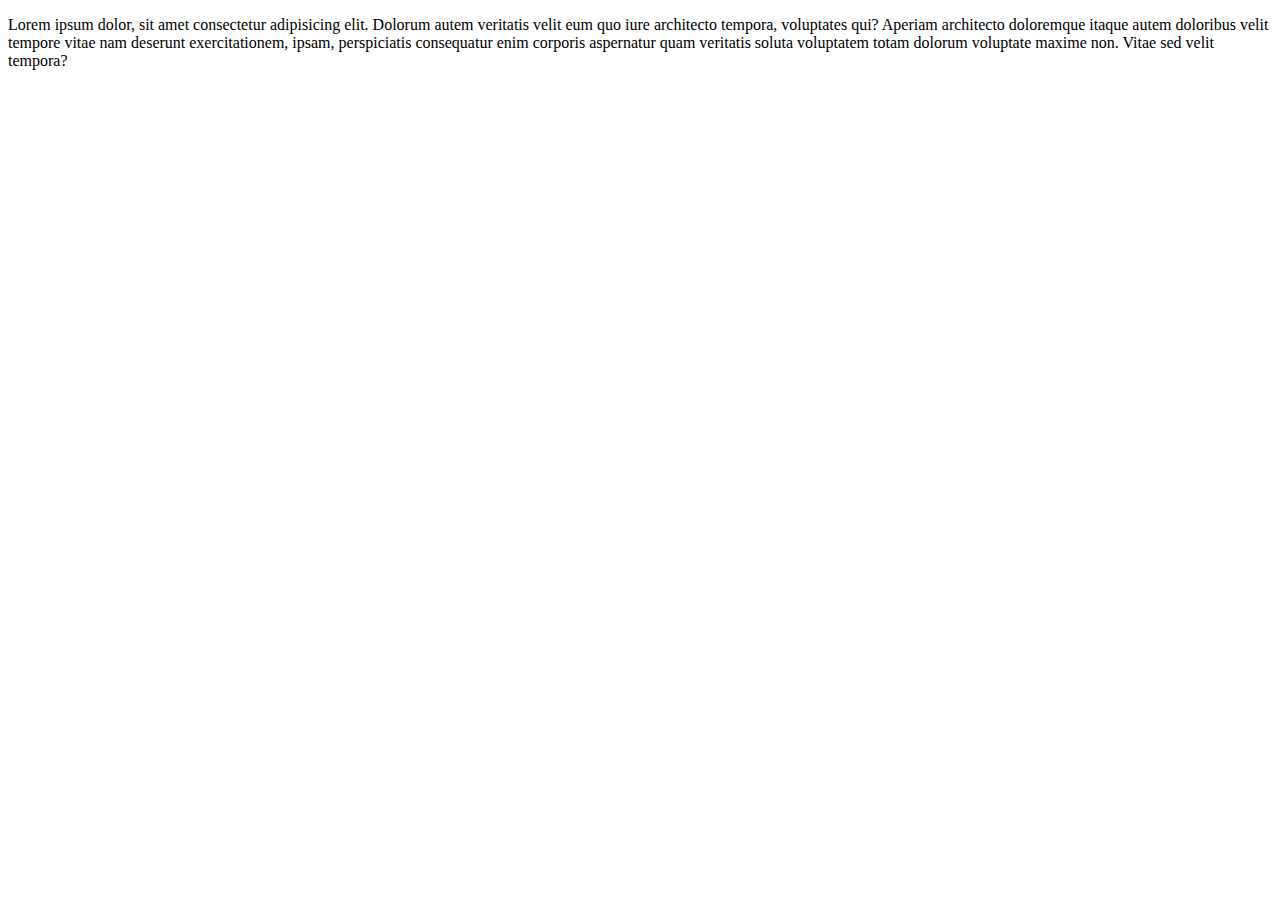
<file: BookingMain/src/main/resources/public/web/popups.html>
<!DOCTYPE html>
<html lang="en">
<head>
    <meta charset="UTF-8">
    <meta http-equiv="X-UA-Compatible" content="IE=edge">
    <meta name="viewport" content="width=device-width, initial-scale=1.0">
    <title>Document</title>
    <link rel="stylesheet" href="popup.css">
</head>
<body>
    <p>Lorem ipsum dolor, sit amet consectetur adipisicing elit. Dolorum autem veritatis velit eum 
        quo iure architecto tempora, voluptates qui? Aperiam architecto doloremque itaque autem doloribus velit tempore vitae nam
         deserunt exercitationem, ipsam, perspiciatis 
        consequatur enim corporis aspernatur quam veritatis soluta voluptatem totam dolorum voluptate maxime non. Vitae sed velit tempora?</p>
    <div class="contact-popup">
        <div class="head-popup">
            <label for="hostemail">HostEmail</label><br>
            <input type="text" class="hostemail"><br>
            <label for="clientemail">Your Email</label><br>
            <input type="text" placeholder="Enter your email" class="clientemail"><br>
            <label for="subject">Subject</label><br>
            <input type="text" placeholder="Enter the subject" class="subject"><br>
            <label for="message">Message</label><br>
            <textarea placeholder="Your message here" name="" id="message" cols="30" rows="10"></textarea><br>
            <button class="cancle">Cancle</button><button class="submit">Send</button>
        </div>
        <div class="popup-buttons">
    
        </div>
    </div>
</body>
</html>
</file>
<file: BookingMain/src/main/resources/public/web/style.css>
*{
    margin: 0;
    padding: 0;
    box-sizing: border-box;
    font-family: sans-serif;
    text-transform: capitalize;
}
.header{
    min-height: 100vh;
    width: 100%;
    background-image: linear-gradient(rgba(0,0,0,0.3),rgba(0, 0, 0, 0.3)),url(banner.png);
    background-position: center;
    background-size: cover;
}
nav{
    display: flex;
    align-items: center;
    justify-content: space-between;
    padding: 20px 7%;
}
.logo{
    width: 140px;
    cursor: pointer;
}
.nav-links li{
    list-style: none;
    display: inline-block;
    margin: 10px 30px;
}
.nav-links li a:hover{
    color: #ff5361;
}
.nav-links li a{
    text-decoration: none;
    color: white;
}
.register-btn{
    background: white;
    color: black;
    padding: 8px 20px;
    border-radius: 20px;
    text-decoration: none;
    font-size: 14px;
}
.register-btn:hover{
    background: #ff5361;
    color: white;
}
.container{
    padding: 0 7%;
}
.header h1{
    font-size: 4vw;
    font-weight: 500;
    color: white;
    text-align: center;
    padding-top: 22%;
}
.search-bar{
    background: white;
    width: 30%;
    margin: 30px auto;
    padding: 6px 10px 6px 30px;
    border-radius: 50px;
    box-sizing: border-box;
    box-shadow: inset 0 2px 5px black;
}
.search-bar form{
    display: flex;
    align-items: center;
    flex-wrap: wrap;
}
.search-bar form input{
    display: block;
    border: 0;
    outline: none;
    background: transparent;
}
.search-bar form button{
    background: #ff5361;
    width: 55px;
    height: 55px;
    border-radius: 50%;
    border: 0;
    outline: none;
    cursor: pointer;
}
.search-bar form button img{
    width: 15px;
    margin-top: 7px;
}
.location-input{
    flex: 1;
}
.search-bar form label{
    font-weight: 600;
}
/*--exclusives--*/
.sub-title{
    margin: 50px 0 20px;
    font-size: 2.2vw;
    font-weight: 500;
    color: #333;
}
.exclusives{
    display: grid;
    grid-template-columns: repeat(auto-fit, minmax(200px, 1fr));
    grid-gap: 20px;
}
.exclusives div img{
    width: 100%;
    border-radius: 10px;
}
.exclusives div{
    position: relative;
}
.exclusives div span{
    position: absolute;
    top: 50%;
    left: 50%;
    transform: translate(-50%, -50%);
    text-align: center;
    color: white;
}
/*--trending places*/
.trending{
    display: grid;
    grid-template-columns: repeat(auto-fit, minmax(200px, 1fr));
    grid-gap: 20px;
    margin-bottom: 30px;
}
.trending div img{
    width: 100%;
    border-radius: 10px;
}
.trending h3{
    font-weight: 600;
    margin-top: 10px;
}
/*---call to action----*/
.cta{
    margin: 80px 0;
    background-image: linear-gradient(to right, #3f2321, transparent),url(banner-2.png);
    background-size: cover;
    background-position: center;
    border-radius: 10px;
    padding: 5%;
    color: white;
}
.cta h3{
    font-size: 4vw;
    line-height: 5.3vw;
    font-weight: 500;
}
.cta p{
    font-size: 18px;
    margin: 10px 0;
}
.cta-btn{
    background: #ff5361;
    color: white;
    text-decoration: none;
    padding: 12px 30px;
    border-radius: 8px;
    margin-top: 20px;
    display: inline-block;
    cursor: pointer;
}
.cta-btn:hover{
    background: #f5f5f5;
    color: #ff5361;
}
/*--travellers stories--*/
.stories{
    display: grid;
    grid-template-columns: repeat(auto-fit, minmax(200px, 1fr));
    grid-gap: 20px;
    margin-bottom: 30px;
}
.stories div img{
    width: 100%;
    border-radius: 10px;
}
.stories div{
    position: relative;
    text-align: center;
}
.stories p{
    width: 80%;
    position: absolute;
    top: 50%;
    left: 50%;
    transform: translate(-50%, -50%);
    color: white;
    font-size: 26px;
}
.start-btn{
    text-decoration: none;
    background: #ff5361;
    color: white;
    width: 80%;
    max-width: 350px;
    display: block;
    text-align: center;
    margin: 60px auto;
    padding: 15px;
    border-radius: 30px;
    font-size: 20px;
}
.start-btn:hover{
    background: #f5f5f5;
    color: #ff5361;
}
/*---about---*/
.about-msg{
    text-align: center;
    margin: 80px 0;
    color: #333;
    font-size: 17px;
}
.about-msg h2{
    font-size: 28px;
    margin-bottom: 30px;
    font-weight: 500;
}
/*--footer*/
.footer{
    margin: 80px 0 10px;
    text-align: center;
}
.footer a{
    text-decoration: none;
    color: #999;
    font-size: 22px;
    margin: 0 10px;
    cursor: pointer;
}
.footer a:hover{
    color: #ff5361;
}
.footer hr{
    background: #999;
    height: 1px;
    width: 100%;
    border: 0;
    margin: 20px 0;
}
footer p{
    padding-bottom: 15px;
}
.active{
    position: relative;
}
.active::after{
    content: '';
    background: white;
    width: 25px;
    height: 2px;
    position: absolute;
    left: 50%;
    transform: translateX(-59%);
    bottom: -12px;
    border-radius: 2px;
}
nav .fa-bars{
    display: none;
}
/*---for smaller screen devices---*/
@media only screen and (max-width:700px){
    .hostroom{
        margin-top: 200px;
    }
    .logo{
        position: fixed;
        top: 4%;
        left: 7%;
    }
    .minor{
        margin-top: 90px
    }
    nav{
        position: fixed;
        top: 0;
        z-index: 100;
        display: inline-block;
        width: 100%;
        padding: 100px 7% 0;
        background: black;
        text-align: right;
        max-height: 100px;
        overflow: hidden;
        transition: max-height 0.5s;
        border-bottom-left-radius: 10px;
        border-bottom-right-radius: 10px;
    }
    nav .nav-links li{
        margin: 10px 0;
        display: block;
    }
    .register-btn{
        margin: 15px 0 30px;
        display: inline-block;
    }
    nav .fa-bars{
        display: block;
        position: fixed;
        top: 4%;
        right: 7%;
        color: white;
        font-size: 28px;
    }
    .active::after {
        left: -40px;
        transform: translate(0, 50%);
        bottom: 50%;
    }
    .hidemenu{
        max-height: 300px;
    }
    .header h1{
        padding-top: 200px;
        font-size: 7vw;
    }
    .search-bar{
        width: 90%;
        margin: 30px auto;
        border-radius: 5px;
        position: relative;
    }
    .search-bar form{
        display: block;
    }
    .search-bar form input{
        border-bottom: 1px solid #ddd;
        width: 100%;
        margin-bottom: 20px;
        margin-top: 10px;
        padding-bottom: 10px;
    }
    .search-bar form button {
        position: absolute;
        bottom: 0;
        left: 50%;
        transform: translate(-50%, 50%);
    }
    .sub-title{
        font-size: 6vw;
    }
    .cta{
        padding: 15% 5%;
    }
    .cta h3{
        font-size: 7vw;
        line-height: 8vw;
    }
    .cta p{
        font-size: 14px;
    }
    .cta-btn{
        padding: 6px 15px;
        border-radius: 4px;
        margin-top: 10px;
        font-size: 14px;
    }
    .stories p{
        font-size: 22px;
    }
    .about-msg{
        font-size: 15px;
    }

}
/*--listing page--*/
.navbar-white{
    background: white;
    box-shadow: 0 5px 10px rgba(0, 0, 0, 0.05);
}
.navbar-white .nav-links li a{
    color: black;
}
.navbar-white .register-btn{
    background: #ff5361;
    color: #fff;
}
nav.navbar-white .fa-bars{
    color: black;
}
.navbar-white .active::after{
    background: #ff5361;
}
.list-container{
    margin-top: 50px;
    display: flex;
    flex-wrap: wrap;
    justify-content: space-between;
}
.left-col{
    flex-basis: 70%;
}
.right-col {
    flex-basis: 25%;
}
.left-col h1{
    color: #333;
    font-weight: 600;
    margin-bottom: 30px;
}
.house{
    display: flex;
    justify-content: space-between;
    flex-wrap: wrap;
    padding: 30px 0;
    border-top: 1px solid #ccc;
}
.house-img{
    flex-basis: 30%;
}
.house-info{
    flex-basis: 58%;
    color: #555;
}
.house-img img{
    width: 100%;
    border-radius: 12px;
}
.house-info h3{
    font-weight: 600;
    color: #333;
    font-size: 22px;
    margin: 4px 0;
}
.house-info i{
    color: #ff5361;
    font-size: 18px;
    margin: 10px 1px;
}
.house-price{
    text-align: right;
}
.house-price h4{
    font-size: 20px;
}
.house-price h4 span{
    font-size: 16px;
    font-weight: 500;
}
.sidebar{
    border: 1px solid #999;
    padding: 20px 30px;
    margin-top: 30px;
    border-radius: 10px;
}
.sidebar h2{
    font-weight: 500;
}
.sidebar h3{
    font-weight: 500;
    margin: 20px 0 10px;
}
.filter{
    display: flex;
    align-items: center;
    color: #555;
    margin-bottom: 10px;
}
.filter p{
    flex: 1;
}
.filter input{
    margin-right: 15px;
    cursor: pointer;
}
.sidebar-link{
    text-align: center;
    margin: 20px;
}
.sidebar-link a{
    text-decoration: none;
}
.pagination{
    display: flex;
    align-items: center;
    justify-content: center;
    margin: 40px 0;
}
.pagination img{
    width: 15px;
    margin: 10px 20px;
}
.right-arrow{
    transform: rotate(180deg);
}
.pagination span{
    margin: 10px 8px;
    width: 40px;
    height: 40px;
    line-height: 40px;
    text-align: center;
    border-radius: 50%;
    cursor: pointer;
}
.pagination .current{
    background: #333;
    color: white;
}
/*--smaller screen for listing page--*/
@media only screen and (max-width: 700px){
    .list-container{
        margin-top: 150px;
    }
    .left-col, .right-col, .house-img, .house-info{
        flex-basis: 100%;
    }
    .left-col h1{
        font-size: 22px;
    }
    .house-info h3{
        font-size: 18px;
    }
    .house-info i{
        font-size: 16px;
    }
    .pagination span{
        margin: 10px 2px;
        width: 30px;
        height: 30px;
        line-height: 30px;
        font-size: 12px;
    }
}
/*--house--details--*/
.house-details{
    padding: 0 12%;
}
.house-title{
    margin-top: 50px;
}
.house-title h1{
    font-weight: 600;
}
.house-title .row{
    display: flex;
    flex-wrap: wrap;
    align-items: center;
    margin: 10px 0px;
}
.house-title span{
    margin: 0 20px;
}
.house-title i{
    color: #ff5361;
    font-size: 14px;
}
.gallery{
    display: grid;
    grid-gap: 10px;
    grid-template-areas: 'first first . .' 'first first . .';
    margin: 20px 0;
}
.gallery div img{
    width: 100%;
    display: block;
    border-radius: 10px;
}
.gallery-img-1{
    grid-area: first;
}
.small-details h2{
    font-weight: 500;
}
.small-details h4{
    text-align: right;
    font-size: 22px;
}
.line{
    border: 0;
    height: 1px;
    background: #ccc;
    width: 100%;
    max-width: 800px;
    margin: 20px 0 50px;
}
.check-form{
    margin: 30px 0;
    background: #fff;
    box-shadow: 0 0 30px rgba(0,0,0,0.3);
    display: flex;
    flex-wrap: wrap;
    align-items: center;
    padding: 10px 50px;
    border-radius: 10px;
}
.check-form label{
    display: block;
}
.check-form div{
    padding: 20px;
}
.check-form input{
    background: transparent;
    border: 0;
    outline: none;
}
.check-form button{
    background: #ff5361;
    border: 0;
    outline: none;
    color: #fff;
    padding: 18px;
    width: 250px;
    border-radius: 8px;
    font-size: 16px;
}
.guest-field{
    flex: 1;
}
.details-list{
    list-style: none;
    margin: 50px 0;
}
.details-list li{
    margin-left: 50px;
    font-size: 20px;
    font-weight: 500;
    margin-bottom: 20px;
    color: #555;
    position: relative;
}
.details-list li span{
    display: block;
    font-weight: 400;
    font-size: 16px;
}
.details-list li i{
    position: absolute;
    top: 5px;
    left: -40px;
}
.home-desc{
    max-width: 700px;
    margin-bottom: 50px;
}
.map{
    margin: 50px 0;
}
.map iframe{
    width: 100%;
    margin-bottom: 30px;
}
.map h3{
    font-size: 26px;
    font-weight: 500;
    margin-bottom: 30px;
}
.map b{
    display: block;
    margin-bottom: 16px;
}
.host{
    display: flex;
    align-items: center;
    cursor: pointer;
}
.host img{
    width: 80px;
    border-radius: 50%;
    margin-right: 30px;
}
.host h2{
    margin-bottom: 10px;
    font-weight: 500;

}
.host i{
    color: #ff5361;
}
.contact-host{
    display: inline-block;
    margin: 40px 0 40px 120px;
    text-decoration: none;
    color: #555;
    padding: 15px 50px;
    border: 1px solid #ff5361;
    border-radius: 8px;
}
/*--media query for house details page--*/
@media only screen and (max-width: 700px){
    .house-details{
        margin-top: 150px;
    }
    .row p{
        margin-top: 10px;
    }
    .gallery{
        grid-template-areas: 'first first' '. .' '. .';
    }
    .small-details h2{
        font-size: 20px;
        margin-top: 24px;
    }
    .small-details h4{
        text-align: left;
        margin: 10px 0;
        font-size: 18px;
    }
    .check-form{
        padding: 10px 30px;
    }
    .check-form div{
        padding: 20px 10px;
        width: 100%;
    }
    .check-form input{
        border-bottom: 1px solid #ccc;
        width: 100%;
        padding-bottom: 5px;
    }
    .check-form button{
        font-size: 14px;
        margin-top: 10px;
        margin-bottom: 15px;
        border-radius: 4px;
    }
    .host{
        display: block;
        line-height: 28px;
    }
    .contact-host{
        margin: 40px 0;
    }
}
.reviewer{
	color: #555;
}
.available{
	background-color: green;
}
.filter{
    height: 40px;
    width: 250px;
    font-size: large;
    font-family: fantasy;
    box-sizing: border-box;
    border: none;
    box-shadow: inset 0 2px 5px black;
    border-radius: 10px;
}
</file>
<file: BookingMain/src/main/resources/public/web/registration/style.css>
*{
    margin: 0;
    padding: 0;
    font-family: sans-serif;
}
.hero{
    height: 100%;
    width: 100%;
    background-image: linear-gradient(rgba(0,0,0,0.4),rgba(0, 0, 0, 0.4)),url(banner.jpg);
    background-position: center;
    background-size: cover;
    position: absolute;
}
.form-box{
    width: 380px;
    height: 480px;
    position: relative;
    margin: 6% auto;
    background: white;
    padding: 5px;
    border-radius: 10px;
    overflow: hidden;
}
.button-box{
    width: 220px;
    margin: 35px auto;
    position: relative;
    box-shadow: 0 0 20px 9px #ff61241f;
    border-radius: 30px;
}
.toggle-btn{
    padding: 10px 30px;
    cursor: pointer;
    background: transparent;
    border: 0;
    outline: none;
    position: relative;
}
#btn{
    top: 0;
    left: 0;
    position: absolute;
    width: 110px;
    height: 100%;
    background: linear-gradient(to right, #680c0c,#dd0e0e);
    border-radius: 30px;
    transition: .5s;
}
.social-icons{
    margin: 30px auto;
    text-align: center;
}
.social-icons img{
    height: 30px;
    width: 90px;
}
.input-group{
    top: 165px;
    position: absolute;
    width: 280px;
    transition: .5s;
}
.input-field{
    width: 100%;
    padding: 10px 0;
    margin: 5px 0;
    border-left: 0;
    border-top: 0;
    border-right: 0;
    border-bottom: 1px solid#999;
    outline: none;
    background: transparent;
}
.submit-btn{
    width: 85%;
    padding: 10px 30px;
    cursor: pointer;
    display: block;
    margin: auto;
    background: linear-gradient(to right, #6e1010,#eb1313);
    border: 0;
    outline: none;
    border-radius: 30px;
}
.check-box{
    margin-top: 50px;
}
span{
    color: #777;
    font-size: 12px;
    
}
#login{
    left: 50px;
}
#register{
    left: 450px;
}
</file>
<file: BookingMain/src/main/resources/public/web/popup.css>
.contact-popup{
    height: 70vh;
    width: 30%;
    position: fixed;
    text-align: center;
    box-sizing: border-box;
    box-shadow: 0 4px 5px black;
    background: rgba(248, 248, 248, 0.7);
    margin: 50px;
    z-index: 1232323;
    display: none;
}
.contact-popup button{
    height: 50px;
    width: 150px;
    font-size: large;
    font-family: 'Segoe UI', Tahoma, Geneva, Verdana, sans-serif;
    font-weight: 100;
    border: none;
    border-radius: 20px;
    margin: 10px;
}
.contact-popup button:hover{
    box-sizing: border-box;
    box-shadow: 0px 2px 3px black;
    transform: scale(1.05);
}
.cancle{
    background: linear-gradient(to right,rgb(214, 49, 49), rgb(247, 31, 31));
    color: white;
}
.submit-contact {
    background:linear-gradient(to right, rgb(10, 84, 10), rgb(107, 237, 20));
    color: white;
}
input{
    height: 30px;
    width:60%;
    border: none;
    border-radius: 10px;
    font-size: 15px;
    border-bottom: solid 1px black;
    outline: none;
}
textarea{
    outline: none;
    border: none;
    box-sizing: border-box;
    box-shadow: inset 1px 3px 4px black;
    font-size: large;
}
</file>
